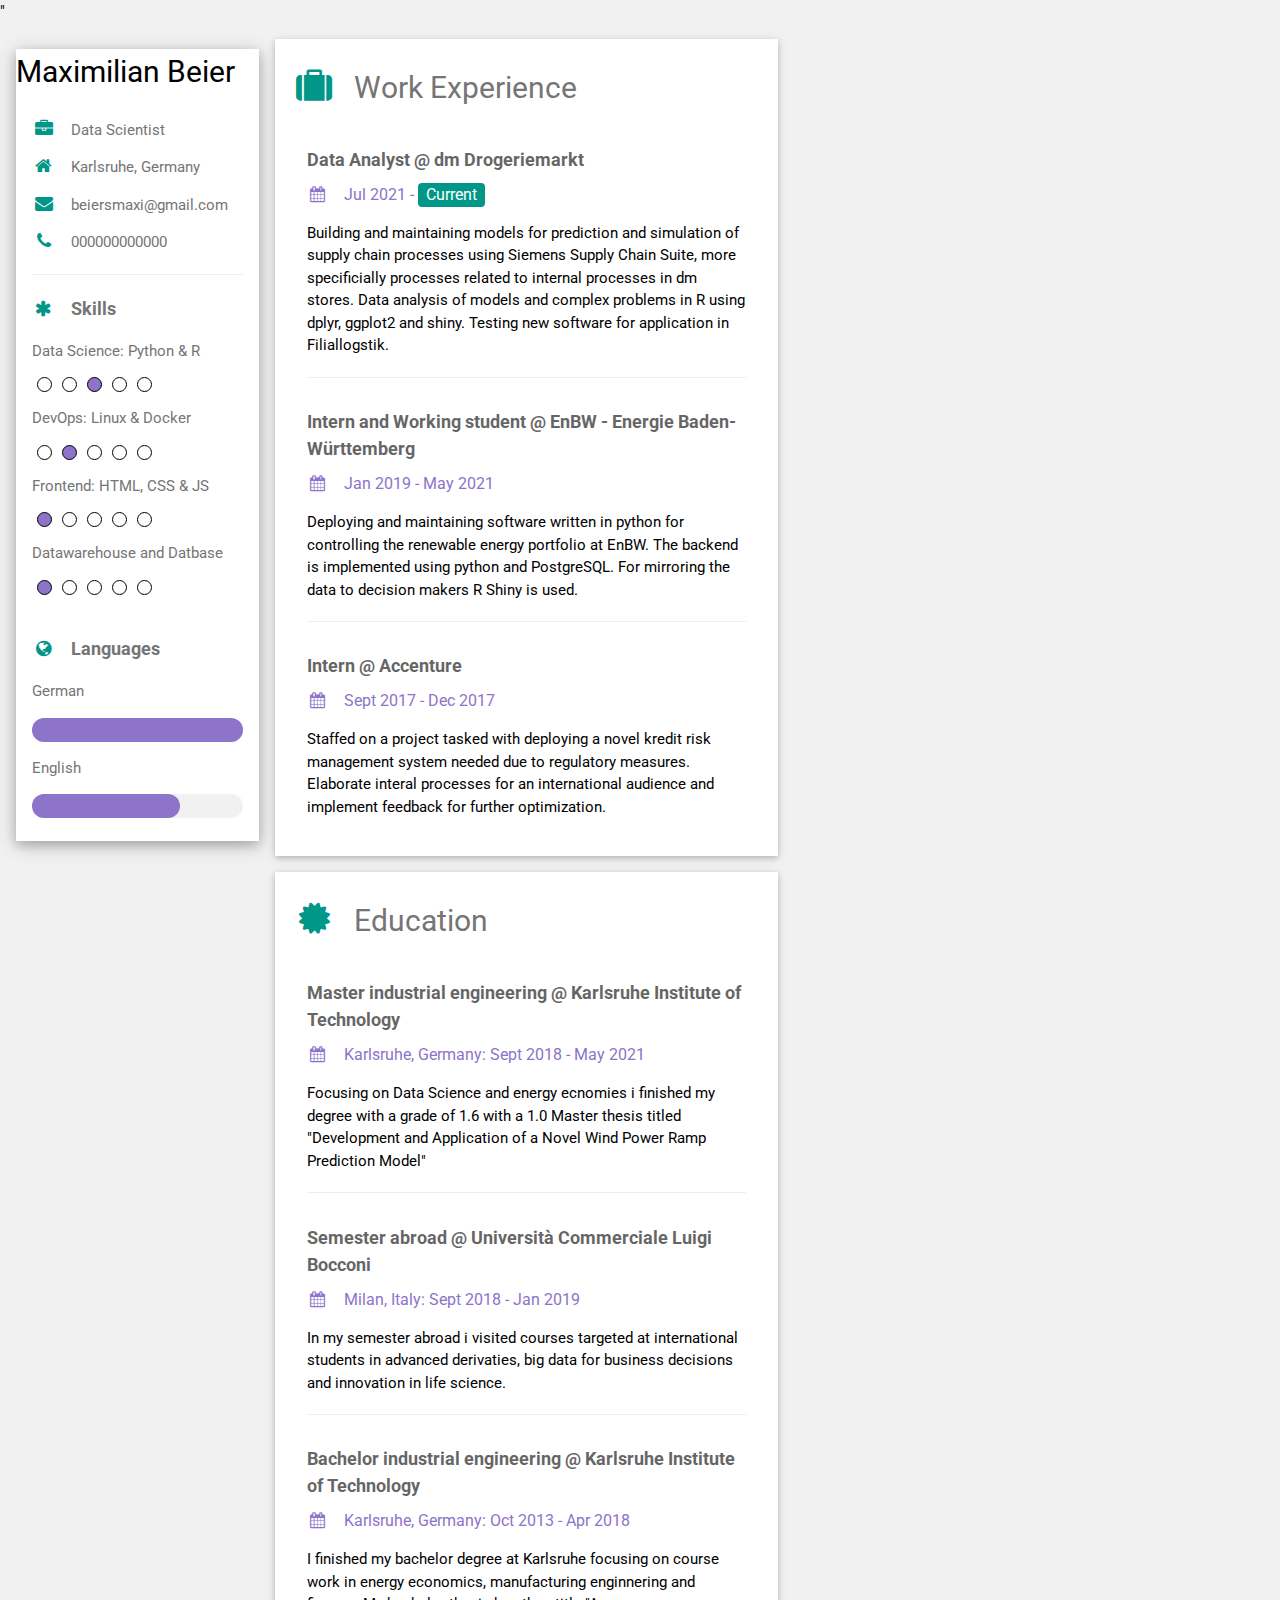
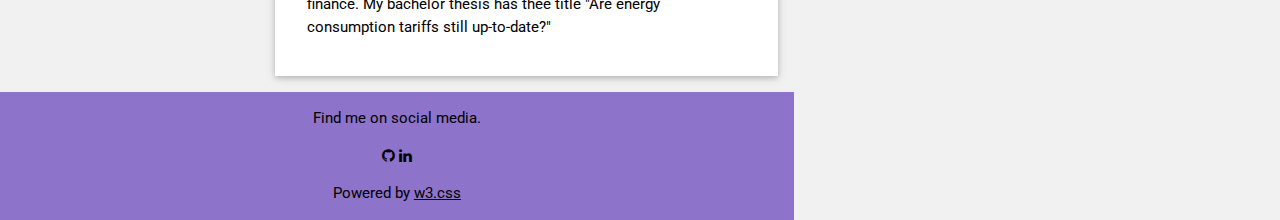
<file: online_cv/content/pages/cv.html>
<!DOCTYPE html>
<html>
    <head>
<title>W3.title</title>
    <meta name="tags" content="cv, it, professional"/>
    <meta name="date" content="2022-08-04">
    <meta charset="UTF-8">
    <meta name="viewport" content="width=device-width, initial-scale=1">
    <link rel="stylesheet" href="https://www.w3schools.com/w3css/4/w3.css">
    <link rel='stylesheet' href='https://fonts.googleapis.com/css?family=Roboto'>
    <link rel="stylesheet" href="https://cdnjs.cloudflare.com/ajax/libs/font-awesome/4.7.0/css/font-awesome.min.css">
    <!--<link rel="stylesheet" typehref="/home/maxbeier/ws/learning_css/online_cv/content/static/style.css"> -->
    <link rel="stylesheet" href="../static/style_sass.css">"

<style>
html,body,
    h1,h2,h3,h4,h5,h6 {font-family: "Roboto", sans-serif}
</style>
    </head>

<body class="w3-light-grey">

<!-- Page Container -->
<div class="w3-content w3-margin-top" style="max-width:1400px;">

  <!-- The Grid -->
  <div class="w3-row-padding">
  
    <!-- Left Column -->
    <div class="w3-third">
    
      <div class="w3-white w3-text-grey w3-card-4">
        <div class="w3-display-container">
          <h2 style="color: black;">Maximilian Beier</h2>
          <!--<img src="/w3images/avatar_hat.jpg" style="width:100%" alt="Avatar">
          <div class="w3-display-bottomleft w3-container w3-text-black">
            <h2>Maximilian Beier</h2>
          </div> -->
        </div>
        <div class="w3-container">
          <p><i class="fa fa-briefcase fa-fw w3-margin-right w3-large w3-text-teal"></i>Data Scientist</p>
          <p><i class="fa fa-home fa-fw w3-margin-right w3-large w3-text-teal"></i>Karlsruhe, Germany</p>
          <p><i class="fa fa-envelope fa-fw w3-margin-right w3-large w3-text-teal"></i>beiersmaxi@gmail.com</p>
          <p><i class="fa fa-phone fa-fw w3-margin-right w3-large w3-text-teal"></i>000000000000</p>
          <hr>

          <p class="w3-large"><b><i class="fa fa-asterisk fa-fw w3-margin-right w3-text-teal"></i>Skills</b></p>
          <p>Data Science: Python & R</p>
          <div class="dotContainer">
            <span class="skillDot"></span>
            <span class="skillDot"></span>
            <span class="skillDot skillDot-selected"></span>
            <span class="skillDot"></span>
            <span class="skillDot"></span>
          </div>
          <p>DevOps: Linux & Docker</p>
          <div class="dotContainer">
            <span class="skillDot"></span>
            <span class="skillDot skillDot-selected"></span>
            <span class="skillDot"></span>
            <span class="skillDot"></span>
            <span class="skillDot"></span>
          </div>
          <p>Frontend: HTML, CSS & JS</p>
          <div class="dotContainer">
            <span class="skillDot skillDot-selected"></span>
            <span class="skillDot"></span>
            <span class="skillDot"></span>
            <span class="skillDot"></span>
            <span class="skillDot"></span>
          </div>
          <p>Datawarehouse and Datbase</p>
          <div class="dotContainer">
            <span class="skillDot skillDot-selected"></span>
            <span class="skillDot"></span>
            <span class="skillDot"></span>
            <span class="skillDot"></span>
            <span class="skillDot"></span>
          </div>
          <br>

          <p class="w3-large w3-text-theme"><b><i class="fa fa-globe fa-fw w3-margin-right w3-text-teal"></i>Languages</b></p>
          <p>German</p>
          <div class="w3-light-grey w3-round-xlarge">
            <div class="w3-round-xlarge accent-bar" style="height:24px;width:100%"></div>
          </div>
          <p>English</p>
          <div class="w3-light-grey w3-round-xlarge">
            <div class="w3-round-xlarge accent-bar" style="height:24px;width:70%"></div>
          </div>
          <br>
        </div>
      </div><br>

    <!-- End Left Column -->
    </div>

    <!-- Right Column -->
    <div class="w3-twothird">
    
      <div class="w3-container w3-card w3-white w3-margin-bottom">
        <h2 class="w3-text-grey w3-padding-16"><i class="fa fa-suitcase fa-fw w3-margin-right w3-xxlarge w3-text-teal"></i>Work Experience</h2>
        <div class="w3-container">
          <h5 class="w3-opacity"><b>Data Analyst @ dm Drogeriemarkt</b></h5>
          <h6 class="date-color"><i class="fa fa-calendar fa-fw w3-margin-right"></i>Jul 2021 - <span class="w3-tag w3-teal w3-round">Current</span></h6>
          <p>
           Building and maintaining models for prediction and simulation of supply chain processes using Siemens Supply Chain Suite, more specificially processes related to internal processes in dm stores. Data analysis of models and complex problems in R using dplyr, ggplot2 and shiny. Testing new software for application in Filiallogstik.
          </p>
          <hr>
        </div>
        <div class="w3-container">
          <h5 class="w3-opacity"><b>Intern and Working student @ EnBW - Energie Baden-Württemberg</b></h5>
          <h6 class="date-color"><i class="fa fa-calendar fa-fw w3-margin-right"></i>Jan 2019 - May 2021</h6>
          <p>
            Deploying and maintaining software written in python for controlling the renewable energy portfolio at EnBW. The backend is implemented using python and PostgreSQL. For mirroring the data to decision makers R Shiny is used.          
          </p>
          <hr>
        </div>
        <div class="w3-container">
          <h5 class="w3-opacity"><b>Intern @ Accenture</b></h5>
          <h6 class="date-color"><i class="fa fa-calendar fa-fw w3-margin-right"></i>Sept 2017 - Dec 2017</h6>
          <p>Staffed on a project tasked with deploying a novel kredit risk management system needed due to regulatory measures. Elaborate interal processes for an international audience and implement feedback for further optimization.</p><br>
        </div>
        <!--
        <div class="w3-container">
          <h5 class="w3-opacity"><b>Voluntary year @ FZC-Blau-Weiß Philippsburg e.V.</b></h5>
          <h6 class="w3-text-teal"><i class="fa fa-calendar fa-fw w3-margin-right"></i>Sept 2012 - Aug 2013</h6>
          <p>Staffed on a project tasked with deploying a novel kredit risk management system needed due to regulatory measures. Elaborate interal processes for an international audience and implement feedback for further optimization.</p><br>
        </div>
      -->
      </div>

      <div class="w3-container w3-card w3-white">
        <h2 class="w3-text-grey w3-padding-16"><i class="fa fa-certificate fa-fw w3-margin-right w3-xxlarge w3-text-teal"></i>Education</h2>
        <div class="w3-container">
          <h5 class="w3-opacity"><b>Master industrial engineering @ Karlsruhe Institute of Technology</b></h5>
          <h6 class="date-color"><i class="fa fa-calendar fa-fw w3-margin-right"></i>Karlsruhe, Germany: Sept 2018 - May 2021</h6>
          <p>Focusing on Data Science and energy ecnomies i finished my degree with a grade of 1.6 with a 1.0 Master thesis titled "Development and Application of a Novel Wind Power Ramp Prediction Model"</p>
          <hr>
        </div>
        <div class="w3-container">
          <h5 class="w3-opacity"><b>Semester abroad @ Università Commerciale Luigi Bocconi</b></h5>
          <h6 class="date-color"><i class="fa fa-calendar fa-fw w3-margin-right"></i>Milan, Italy: Sept 2018 - Jan 2019</h6>
          <p>In my semester abroad i visited courses targeted at international students in advanced derivaties, big data for business decisions and innovation in life science.</p>
          <hr>
        </div>
        <div class="w3-container">
          <h5 class="w3-opacity"><b>Bachelor industrial engineering @ Karlsruhe Institute of Technology</b></h5>
          <h6 class="date-color"><i class="fa fa-calendar fa-fw w3-margin-right"></i>Karlsruhe, Germany: Oct 2013 - Apr 2018</h6>
          <p>I finished my bachelor degree at Karlsruhe focusing on course work in energy economics, manufacturing enginnering and finance. My bachelor thesis has thee title "Are energy consumption tariffs still up-to-date?"</p><br>
        </div>
      </div>

    <!-- End Right Column -->
    </div>
    
  <!-- End Grid -->
  </div>
  
  <!-- End Page Container -->
</div>

<footer class="w3-container stickyFooter w3-center w3-margin-top">
  <p>Find me on social media.</p>
  <a href="https://github.com/Banjio", target="_blank"><i class="fa fa-github w3-hover-opacity"></i></a>
  <!--<i class="fa fa-instagram w3-hover-opacity"></i>
  <i class="fa fa-snapchat w3-hover-opacity"></i>
  <i class="fa fa-pinterest-p w3-hover-opacity"></i>
  <i class="fa fa-twitter w3-hover-opacity"></i> 
  -->
  <a href="https://de.linkedin.com/in/maximilian-beier-7883b21a1?original_referer=https%3A%2F%2Fwww.google.com%2F", target="_blank">
    <i class="fa fa-linkedin w3-hover-opacity"></i>
  </a>
  <p>Powered by <a href="https://www.w3schools.com/w3css/default.asp" target="_blank">w3.css</a></p>
</footer>

</body>
</html>
</file>
<file: online_cv/content/static/style_sass.css>
/* For converting to PDF */
body {
  width: 210mm;
  /* A4 dimension */
}

@page {
  margin: 0;
  padding: 0;
}

.skillDot {
  height: 15px;
  width: 15px;
  border: 1px solid black;
  background-color: white;
  color: grey;
  border-radius: 50%;
  margin-left: 5px;
  margin-right: 5px;
  display: inline-block;
}

.skillDot-selected {
  background-color: #8d73ca;
}

.dotContainer {
  background-color: white;
  display: -webkit-box;
  display: -ms-flexbox;
  display: flex;
  -webkit-box-pack: flex-left;
      -ms-flex-pack: flex-left;
          justify-content: flex-left;
}

.accent-bar {
  background-color: #8d73ca;
}

.date-color {
  color: #8d73ca;
}

.stickyFooter {
  /**position: fixed;
    text-align: center;
    left: 0;
    bottom: 0;
    width: 100%;
    color: black; 
    **/
  position: -webkit-sticky;
  position: sticky;
  background-color: #8d73ca;
  -ms-flex-negative: 0;
      flex-shrink: 0;
}

#leftColumnContainer {
  position: relative;
  top: 50%;
  right: 50%;
}
/*# sourceMappingURL=style_sass.css.map */
</file>
